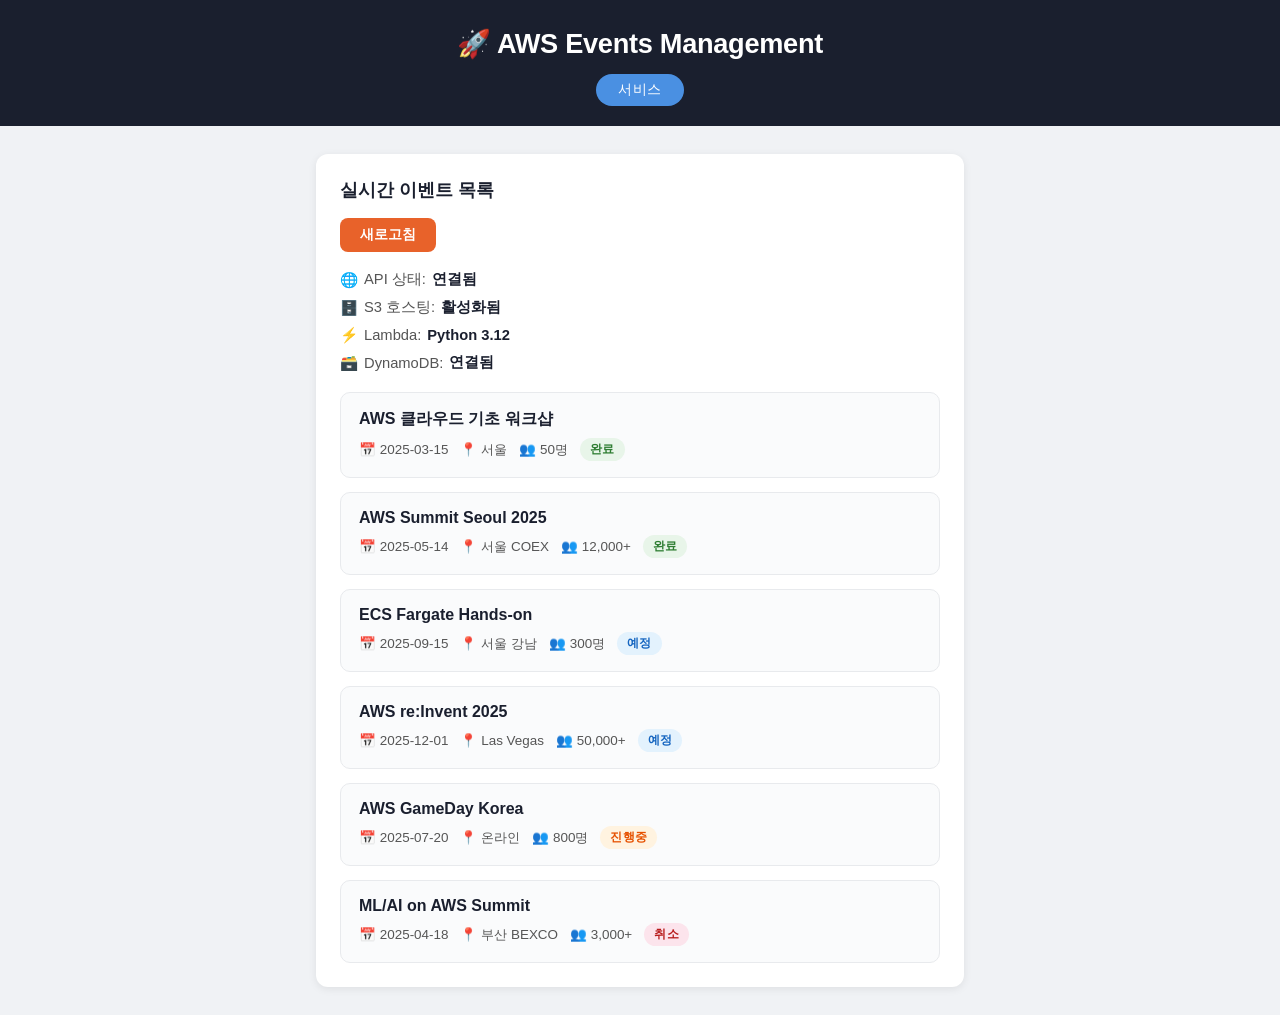
<file: app/index.html>
<!DOCTYPE html>
<html lang="ko">
<head>
  <meta charset="UTF-8" />
  <meta name="viewport" content="width=device-width, initial-scale=1.0" />
  <title>AWS Events Management</title>
  <style>
    * { box-sizing: border-box; margin: 0; padding: 0; }

    body {
      font-family: 'Segoe UI', Arial, sans-serif;
      background: #f0f2f5;
      min-height: 100vh;
    }

    /* ── Header ── */
    header {
      background: #1a1f2e;
      padding: 28px 20px 20px;
      text-align: center;
    }
    header h1 {
      color: #ffffff;
      font-size: 1.7rem;
      font-weight: 700;
      letter-spacing: -.3px;
      margin-bottom: 14px;
    }
    .btn-service {
      background: #4a90e2;
      color: #fff;
      border: none;
      padding: 7px 22px;
      border-radius: 20px;
      font-size: 0.85rem;
      cursor: pointer;
      letter-spacing: .5px;
    }
    .btn-service:hover { background: #357abd; }

    /* ── Main ── */
    main {
      max-width: 680px;
      margin: 28px auto;
      padding: 0 16px;
    }

    /* ── Card ── */
    .card {
      background: #ffffff;
      border-radius: 12px;
      padding: 24px;
      box-shadow: 0 2px 8px rgba(0,0,0,.08);
      margin-bottom: 18px;
    }

    .card-title {
      font-size: 1.1rem;
      font-weight: 700;
      color: #1a1f2e;
      margin-bottom: 16px;
    }

    /* ── Refresh Button ── */
    .btn-refresh {
      background: #e8622a;
      color: #fff;
      border: none;
      padding: 8px 20px;
      border-radius: 8px;
      font-size: 0.85rem;
      cursor: pointer;
      margin-bottom: 18px;
      font-weight: 600;
    }
    .btn-refresh:hover { background: #c9501f; }

    /* ── Status List ── */
    .status-list {
      display: flex;
      flex-direction: column;
      gap: 9px;
    }
    .status-item {
      font-size: 0.92rem;
      color: #333;
      display: flex;
      align-items: center;
      gap: 6px;
    }
    .status-item span.label { color: #555; }
    .status-item span.value { color: #1a1f2e; font-weight: 600; }

    /* ── Event List ── */
    .event-list {
      display: flex;
      flex-direction: column;
      gap: 14px;
    }
    .event-item {
      border: 1px solid #e8eaed;
      border-radius: 10px;
      padding: 16px 18px;
      background: #fafbfc;
    }
    .event-name {
      font-size: 1rem;
      font-weight: 700;
      color: #1a1f2e;
      margin-bottom: 8px;
    }
    .event-meta {
      display: flex;
      flex-wrap: wrap;
      gap: 12px;
      font-size: 0.84rem;
      color: #555;
    }
    .event-meta span { display: flex; align-items: center; gap: 4px; }
    .badge {
      display: inline-block;
      padding: 3px 10px;
      border-radius: 12px;
      font-size: 0.78rem;
      font-weight: 700;
      letter-spacing: .3px;
    }
    .badge-completed { background: #e8f5e9; color: #2e7d32; }
    .badge-upcoming  { background: #e3f2fd; color: #1565c0; }
    .badge-ongoing   { background: #fff3e0; color: #e65100; }
    .badge-cancelled { background: #fce4ec; color: #b71c1c; }
  </style>
</head>
<body>

<header>
  <h1>🚀 AWS Events Management</h1>
  <button class="btn-service">서비스</button>
</header>

<main>
  <!-- 실시간 이벤트 목록 -->
  <div class="card">
    <div class="card-title">실시간 이벤트 목록</div>
    <button class="btn-refresh" onclick="loadEvents()">새로고침</button>

    <!-- 상태 표시 -->
    <div class="status-list" style="margin-bottom:20px">
      <div class="status-item">🌐 <span class="label">API 상태:</span><span class="value" id="api-status">연결됨</span></div>
      <div class="status-item">🗄️ <span class="label">S3 호스팅:</span><span class="value" id="s3-status">활성화됨</span></div>
      <div class="status-item">⚡ <span class="label">Lambda:</span><span class="value">Python 3.12</span></div>
      <div class="status-item">🗃️ <span class="label">DynamoDB:</span><span class="value" id="db-status">연결됨</span></div>
    </div>

    <!-- 이벤트 카드 목록 -->
    <div class="event-list" id="event-list">
      <!-- JS로 렌더링 -->
    </div>
  </div>
</main>

<script>
  const EVENTS = [
    {
      name:     'AWS 클라우드 기초 워크샵',
      date:     '2025-03-15',
      location: '서울',
      attendees: 50,
      status:   'completed',
    },
    {
      name:     'AWS Summit Seoul 2025',
      date:     '2025-05-14',
      location: '서울 COEX',
      attendees: 12000,
      status:   'completed',
    },
    {
      name:     'ECS Fargate Hands-on',
      date:     '2025-09-15',
      location: '서울 강남',
      attendees: 300,
      status:   'upcoming',
    },
    {
      name:     'AWS re:Invent 2025',
      date:     '2025-12-01',
      location: 'Las Vegas',
      attendees: 50000,
      status:   'upcoming',
    },
    {
      name:     'AWS GameDay Korea',
      date:     '2025-07-20',
      location: '온라인',
      attendees: 800,
      status:   'ongoing',
    },
    {
      name:     'ML/AI on AWS Summit',
      date:     '2025-04-18',
      location: '부산 BEXCO',
      attendees: 3200,
      status:   'cancelled',
    },
  ];

  const STATUS_LABEL = {
    completed: '완료',
    upcoming:  '예정',
    ongoing:   '진행중',
    cancelled: '취소',
  };
  const STATUS_CLASS = {
    completed: 'badge-completed',
    upcoming:  'badge-upcoming',
    ongoing:   'badge-ongoing',
    cancelled: 'badge-cancelled',
  };

  function fmt(n) {
    return n >= 1000 ? (n / 1000).toFixed(0) + ',000+' : n + '명';
  }

  function loadEvents() {
    const list = document.getElementById('event-list');
    list.innerHTML = '';
    EVENTS.forEach(ev => {
      list.innerHTML += `
        <div class="event-item">
          <div class="event-name">${ev.name}</div>
          <div class="event-meta">
            <span>📅 ${ev.date}</span>
            <span>📍 ${ev.location}</span>
            <span>👥 ${fmt(ev.attendees)}</span>
            <span><span class="badge ${STATUS_CLASS[ev.status]}">${STATUS_LABEL[ev.status]}</span></span>
          </div>
        </div>`;
    });
  }

  loadEvents();
</script>
</body>
</html>
</file>
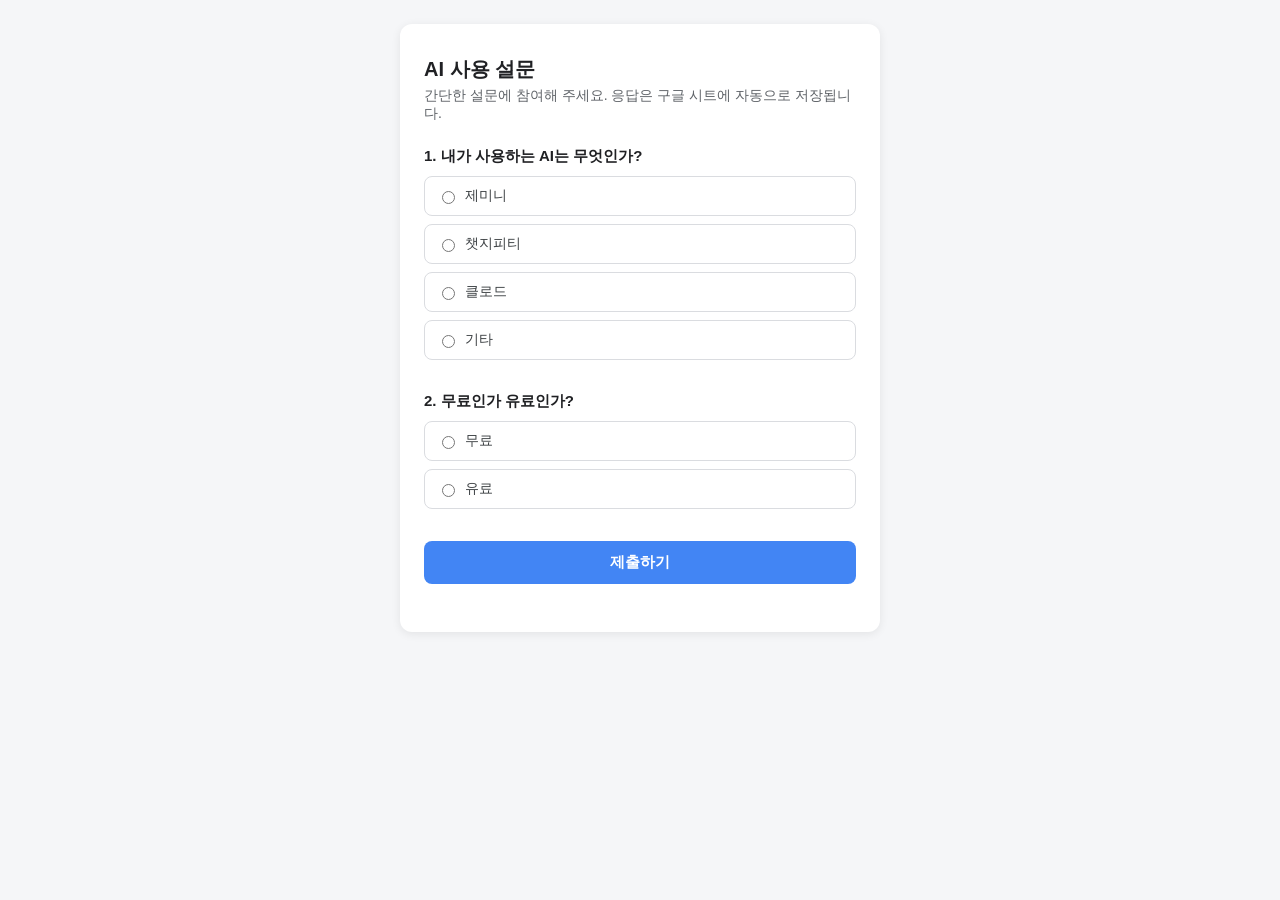
<file: sheets-survey-webapp/Index.html>
<!DOCTYPE html>
<html>
<head>
  <base target="_top">
  <meta charset="UTF-8">
  <style>
    * { box-sizing: border-box; }
    body {
      font-family: 'Noto Sans KR', Arial, sans-serif;
      background: #f5f6f8;
      margin: 0;
      padding: 24px 16px;
      display: flex;
      justify-content: center;
    }
    .card {
      background: #fff;
      border-radius: 12px;
      box-shadow: 0 2px 10px rgba(0,0,0,0.08);
      padding: 32px 24px;
      max-width: 480px;
      width: 100%;
    }
    h1 {
      font-size: 20px;
      margin: 0 0 4px;
      color: #202124;
    }
    p.desc {
      color: #5f6368;
      font-size: 14px;
      margin: 0 0 24px;
    }
    fieldset {
      border: none;
      padding: 0;
      margin: 0 0 24px;
    }
    legend {
      font-size: 15px;
      font-weight: 600;
      color: #202124;
      margin-bottom: 10px;
      padding: 0;
    }
    label.option {
      display: flex;
      align-items: center;
      padding: 10px 12px;
      border: 1px solid #dadce0;
      border-radius: 8px;
      margin-bottom: 8px;
      cursor: pointer;
      font-size: 14px;
      color: #3c4043;
      transition: border-color .15s, background .15s;
    }
    label.option:hover {
      border-color: #4285f4;
      background: #f8faff;
    }
    label.option input[type="radio"] {
      margin-right: 10px;
    }
    input[type="text"]#aiToolOther {
      width: 100%;
      margin-top: 6px;
      padding: 8px 10px;
      border: 1px solid #dadce0;
      border-radius: 6px;
      font-size: 14px;
      display: none;
    }
    button {
      width: 100%;
      padding: 12px;
      background: #4285f4;
      color: #fff;
      border: none;
      border-radius: 8px;
      font-size: 15px;
      font-weight: 600;
      cursor: pointer;
    }
    button:disabled {
      background: #a8c4f7;
      cursor: not-allowed;
    }
    #message {
      margin-top: 16px;
      font-size: 14px;
      text-align: center;
    }
    #message.error { color: #d93025; }
    #message.success { color: #188038; }
    #thankyou {
      display: none;
      text-align: center;
      padding: 20px 0;
    }
    #thankyou h2 {
      color: #188038;
      margin-bottom: 4px;
    }
  </style>
</head>
<body>
  <div class="card">
    <div id="formWrap">
      <h1>AI 사용 설문</h1>
      <p class="desc">간단한 설문에 참여해 주세요. 응답은 구글 시트에 자동으로 저장됩니다.</p>

      <form id="surveyForm">
        <fieldset>
          <legend>1. 내가 사용하는 AI는 무엇인가?</legend>
          <label class="option">
            <input type="radio" name="aiTool" value="제미니" required>
            제미니
          </label>
          <label class="option">
            <input type="radio" name="aiTool" value="챗지피티">
            챗지피티
          </label>
          <label class="option">
            <input type="radio" name="aiTool" value="클로드">
            클로드
          </label>
          <label class="option">
            <input type="radio" name="aiTool" value="기타" id="aiToolOtherRadio">
            기타
          </label>
          <input type="text" id="aiToolOther" placeholder="사용하는 AI를 입력해 주세요">
        </fieldset>

        <fieldset>
          <legend>2. 무료인가 유료인가?</legend>
          <label class="option">
            <input type="radio" name="pricing" value="무료" required>
            무료
          </label>
          <label class="option">
            <input type="radio" name="pricing" value="유료">
            유료
          </label>
        </fieldset>

        <button type="submit" id="submitBtn">제출하기</button>
        <div id="message"></div>
      </form>
    </div>

    <div id="thankyou">
      <h2>제출 완료!</h2>
      <p>응답해 주셔서 감사합니다.</p>
    </div>
  </div>

  <script>
    var otherRadio = document.getElementById('aiToolOtherRadio');
    var otherInput = document.getElementById('aiToolOther');
    var radios = document.querySelectorAll('input[name="aiTool"]');

    radios.forEach(function (r) {
      r.addEventListener('change', function () {
        otherInput.style.display = otherRadio.checked ? 'block' : 'none';
        if (!otherRadio.checked) otherInput.value = '';
      });
    });

    document.getElementById('surveyForm').addEventListener('submit', function (e) {
      e.preventDefault();

      var aiToolEl = document.querySelector('input[name="aiTool"]:checked');
      var pricingEl = document.querySelector('input[name="pricing"]:checked');
      var messageEl = document.getElementById('message');
      var submitBtn = document.getElementById('submitBtn');

      messageEl.textContent = '';
      messageEl.className = '';

      if (!aiToolEl || !pricingEl) {
        messageEl.textContent = '모든 항목에 응답해 주세요.';
        messageEl.className = 'error';
        return;
      }

      if (aiToolEl.value === '기타' && !otherInput.value.trim()) {
        messageEl.textContent = '기타를 선택한 경우 내용을 입력해 주세요.';
        messageEl.className = 'error';
        otherInput.focus();
        return;
      }

      var formData = {
        aiTool: aiToolEl.value,
        aiToolOther: otherInput.value.trim(),
        pricing: pricingEl.value
      };

      submitBtn.disabled = true;
      submitBtn.textContent = '제출 중...';

      google.script.run
        .withSuccessHandler(function () {
          document.getElementById('formWrap').style.display = 'none';
          document.getElementById('thankyou').style.display = 'block';
        })
        .withFailureHandler(function (err) {
          messageEl.textContent = '오류가 발생했습니다: ' + (err && err.message ? err.message : err);
          messageEl.className = 'error';
          submitBtn.disabled = false;
          submitBtn.textContent = '제출하기';
        })
        .submitSurvey(formData);
    });
  </script>
</body>
</html>
</file>
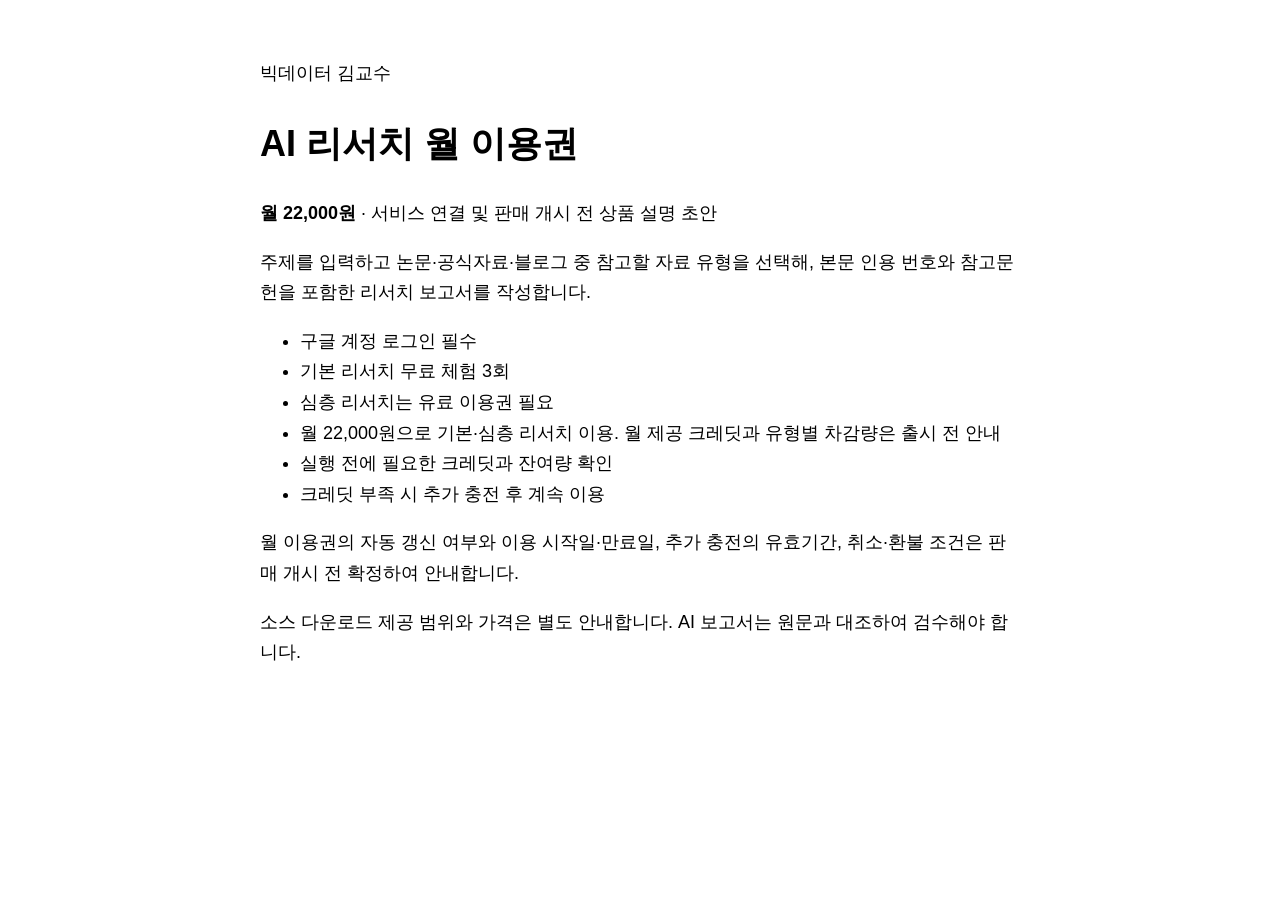
<file: services/research-api/product.html>
<!doctype html><html lang="ko"><meta charset="utf-8">
<title>AI 리서치 월 이용권 · 빅데이터 김교수</title>
<main style="max-width:760px;margin:auto;padding:32px;font:18px/1.7 sans-serif">
<p>빅데이터 김교수</p><h1>AI 리서치 월 이용권</h1>
<p><strong>월 22,000원</strong> · 서비스 연결 및 판매 개시 전 상품 설명 초안</p>
<p>주제를 입력하고 논문·공식자료·블로그 중 참고할 자료 유형을 선택해,
본문 인용 번호와 참고문헌을 포함한 리서치 보고서를 작성합니다.</p>
<ul><li>구글 계정 로그인 필수</li><li>기본 리서치 무료 체험 3회</li>
<li>심층 리서치는 유료 이용권 필요</li>
<li>월 22,000원으로 기본·심층 리서치 이용. 월 제공 크레딧과 유형별 차감량은 출시 전 안내</li>
<li>실행 전에 필요한 크레딧과 잔여량 확인</li>
<li>크레딧 부족 시 추가 충전 후 계속 이용</li></ul>
<p>월 이용권의 자동 갱신 여부와 이용 시작일·만료일, 추가 충전의 유효기간,
취소·환불 조건은 판매 개시 전 확정하여 안내합니다.</p>
<p>소스 다운로드 제공 범위와 가격은 별도 안내합니다.
AI 보고서는 원문과 대조하여 검수해야 합니다.</p></main></html>
</file>
